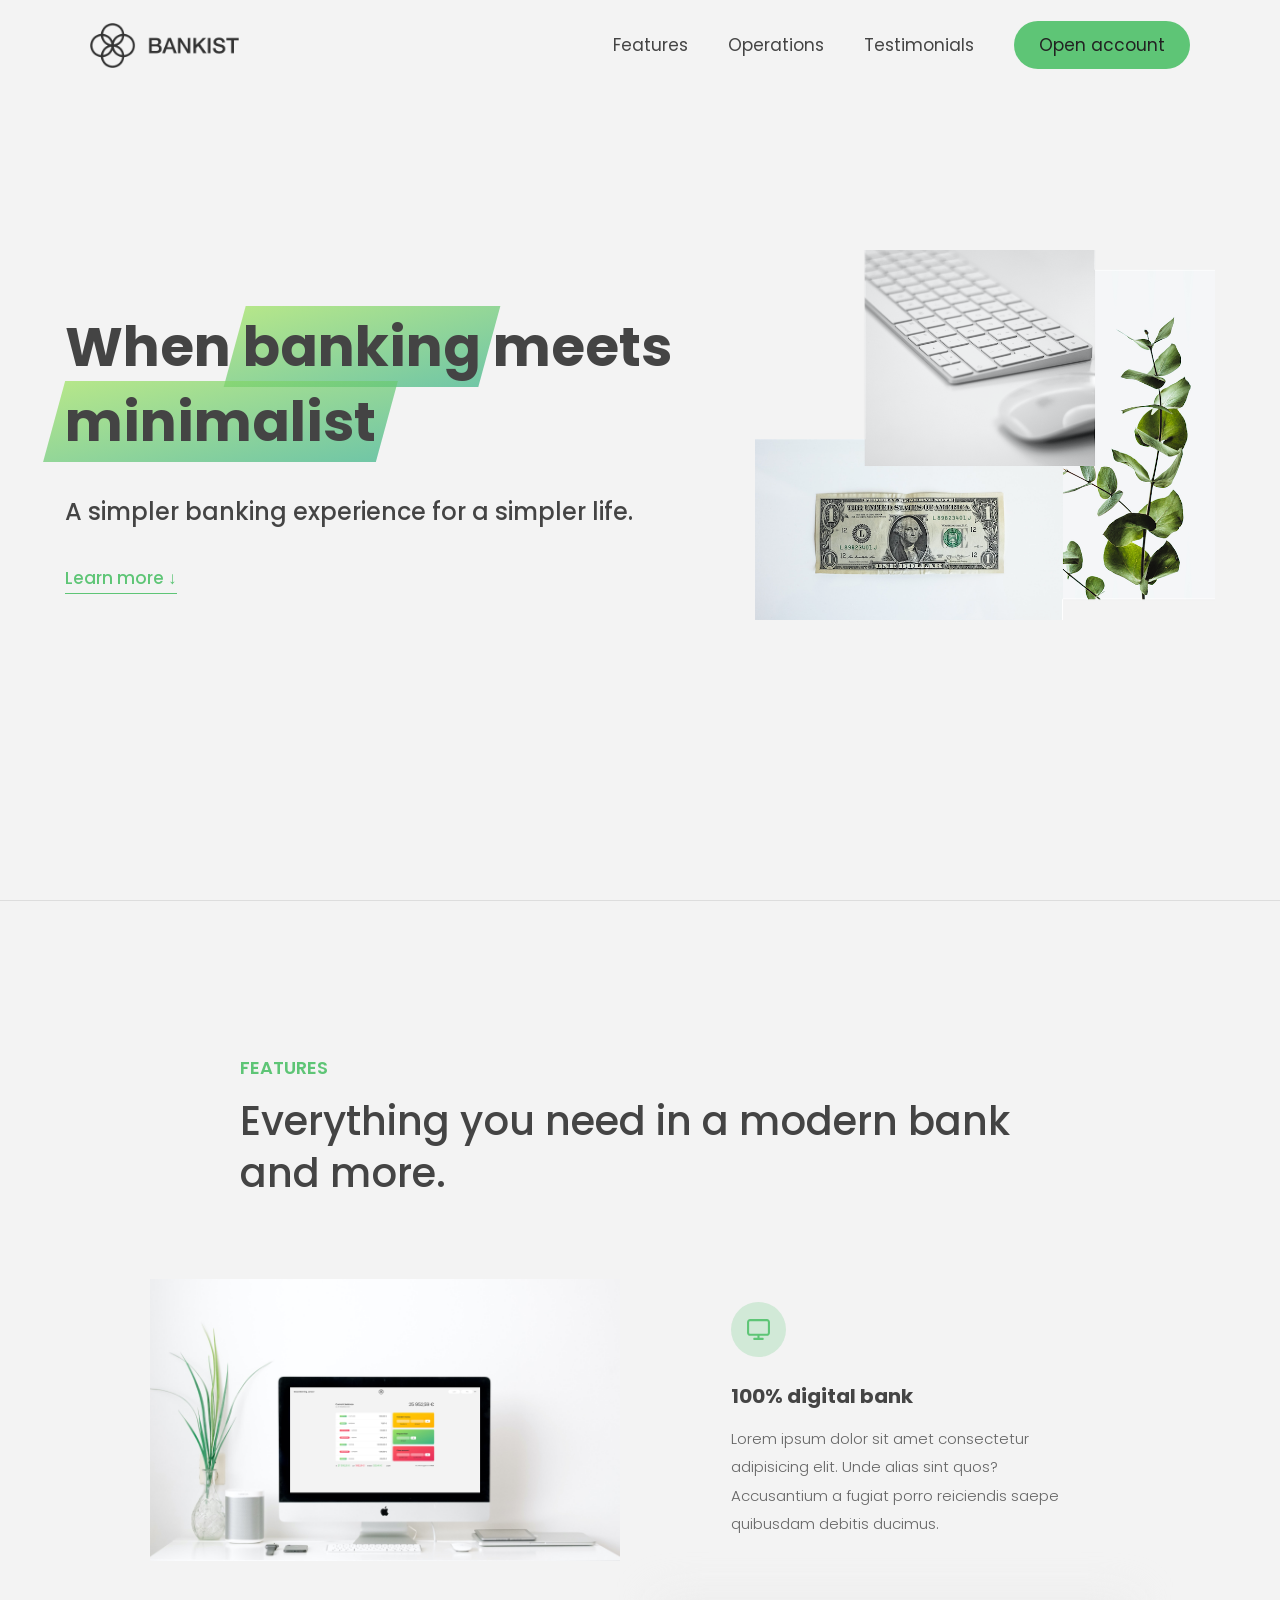
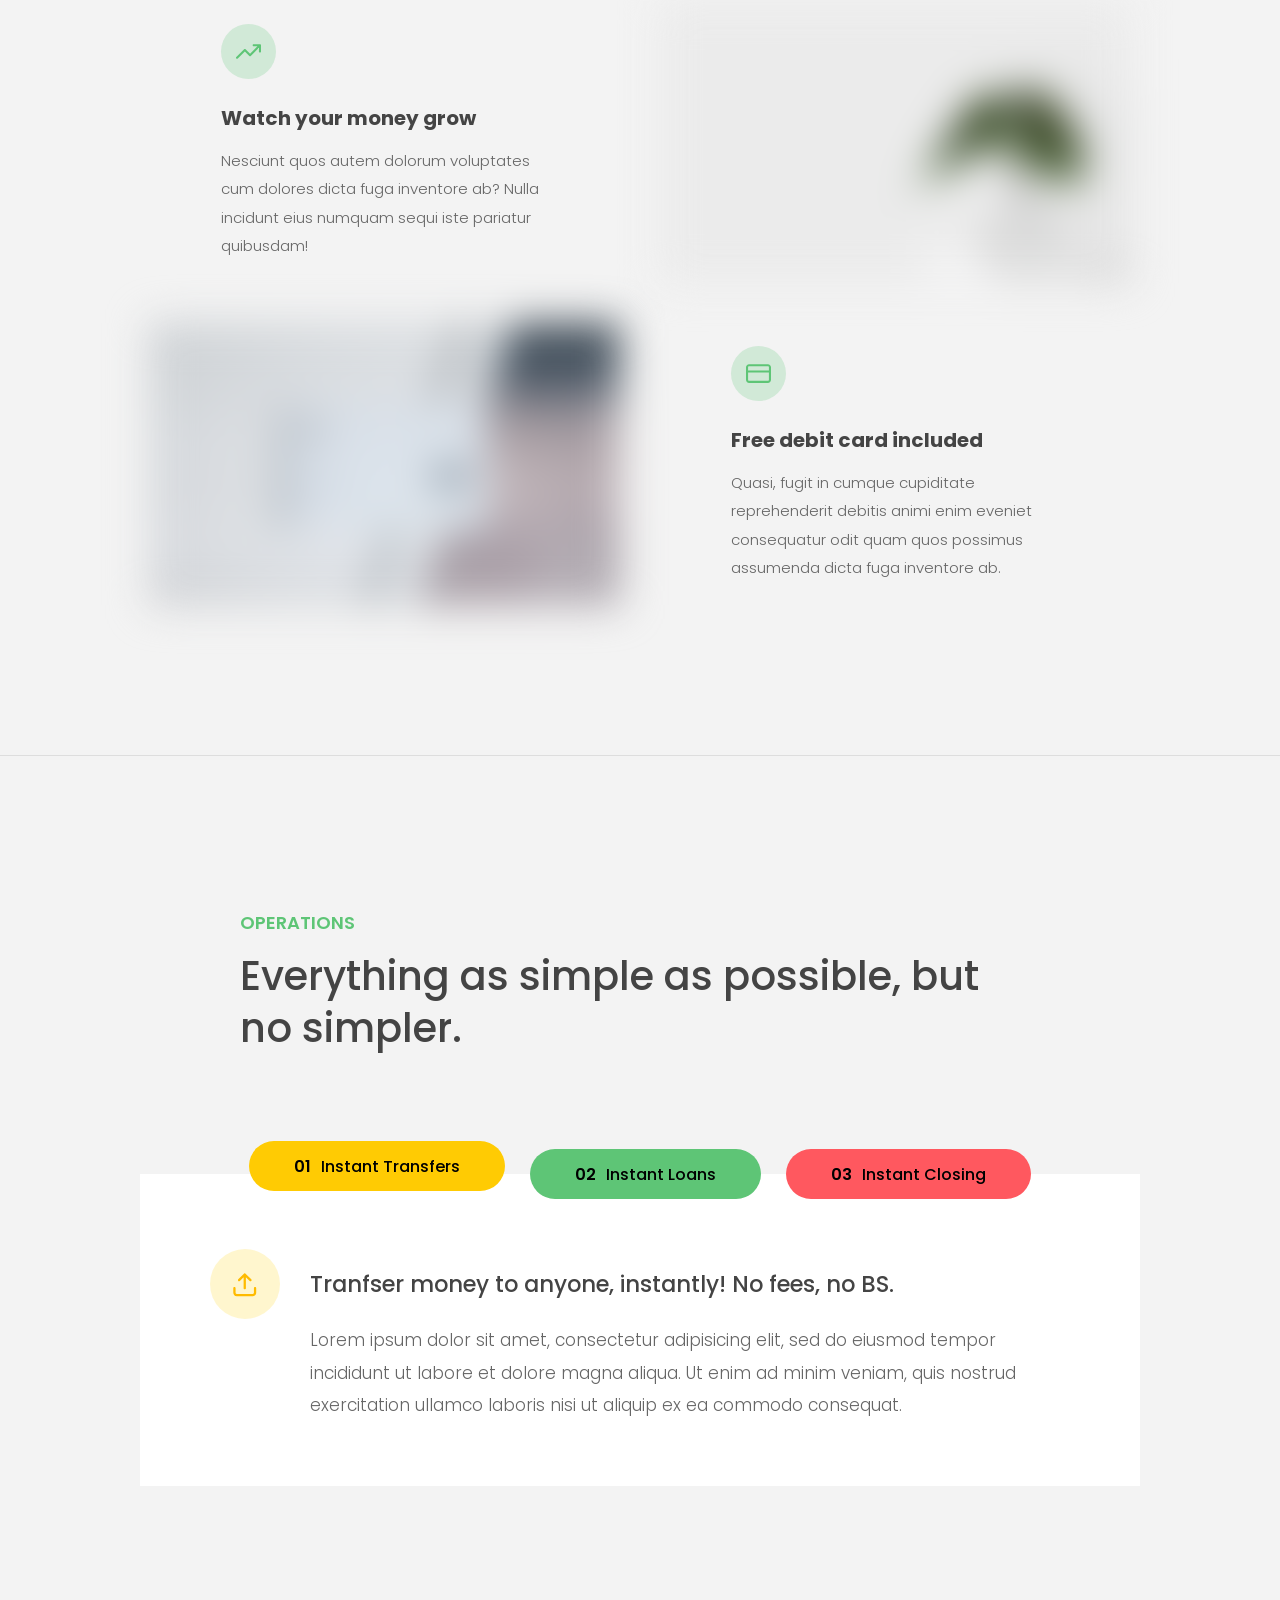
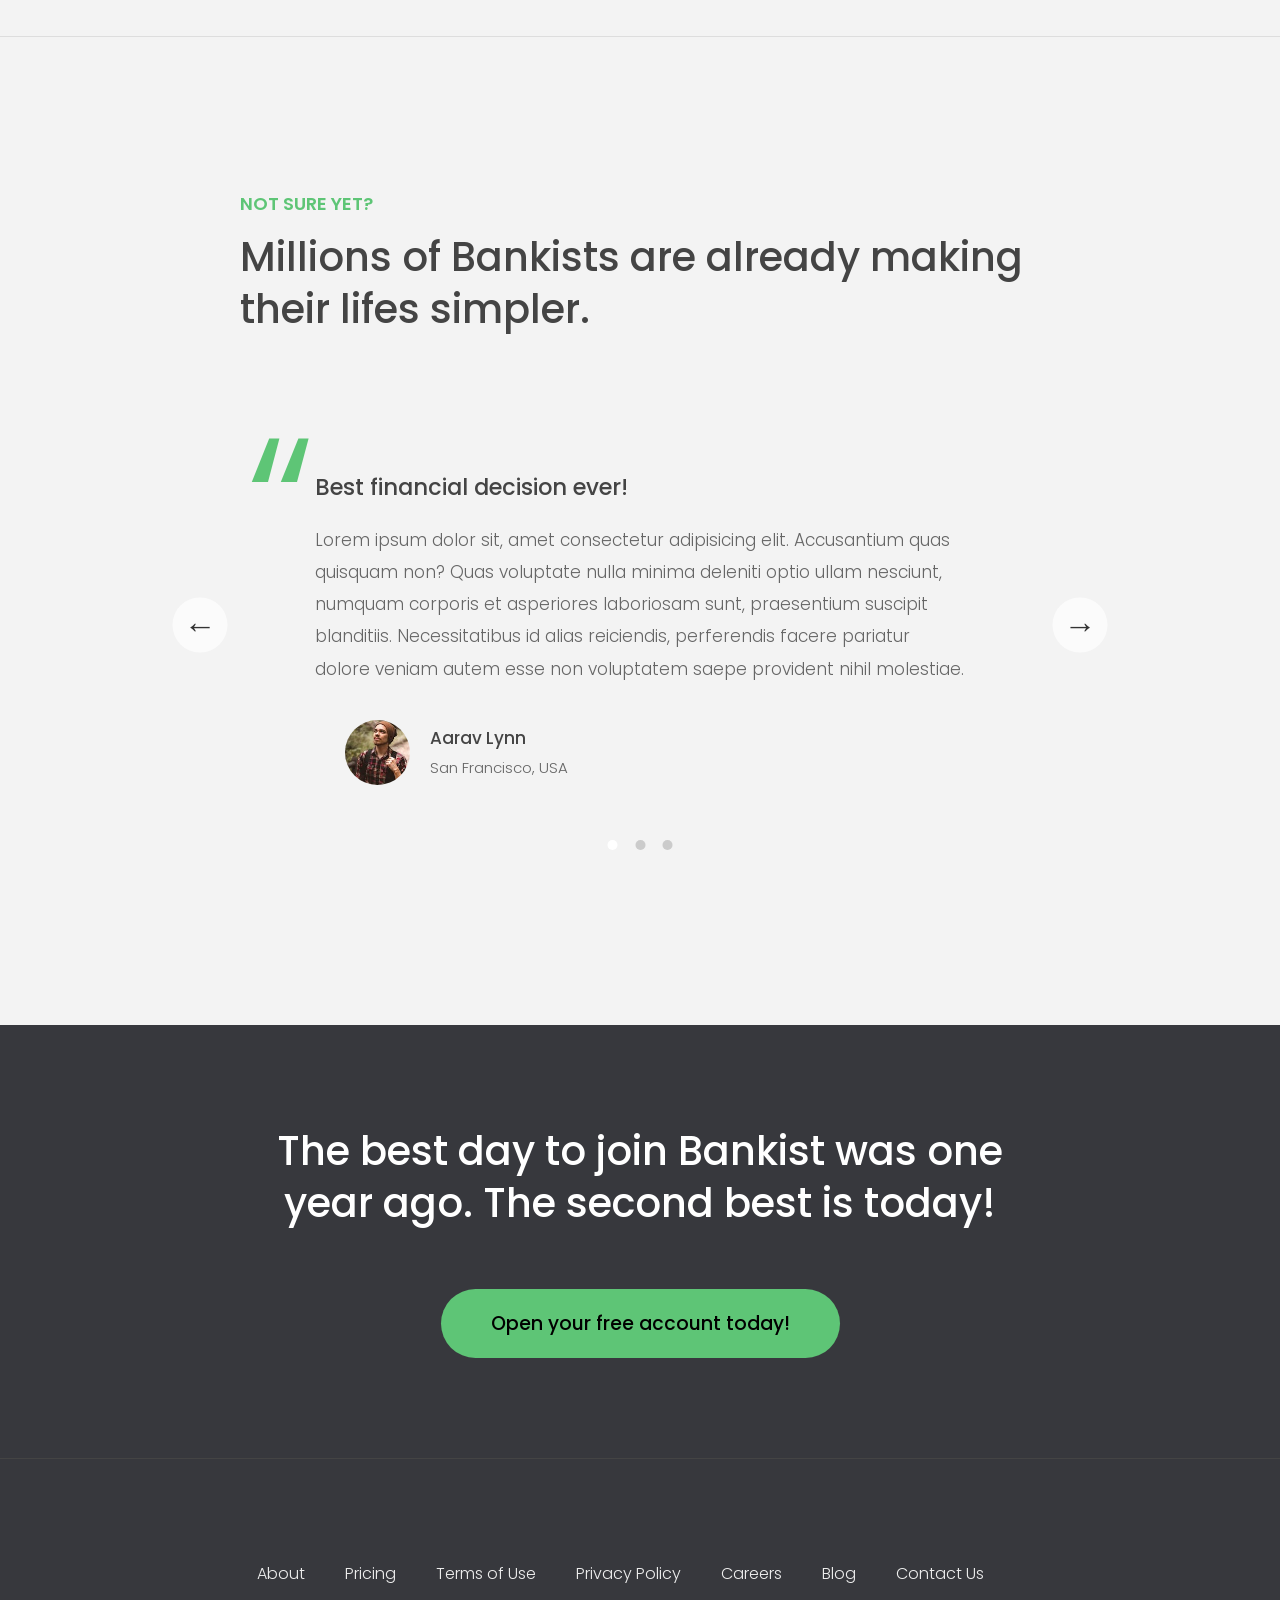
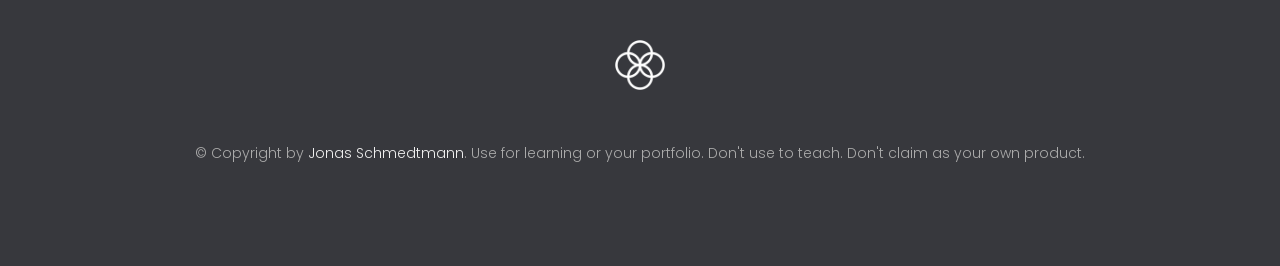
<file: coding  Bankist/index.html>
<!DOCTYPE html>
<html lang="en">
  <head>
    <meta charset="UTF-8" />
    <meta name="viewport" content="width=device-width, initial-scale=1.0" />
    <meta http-equiv="X-UA-Compatible" content="ie=edge" />
    <link rel="shortcut icon" type="image/png" href="img/icon.png" />

    <link
      href="https://fonts.googleapis.com/css?family=Poppins:300,400,500,600&display=swap"
      rel="stylesheet"
    />
    <link rel="stylesheet" href="style.css" />
    <title>Bankist | When Banking meets Minimalist</title>
        <script src="script.js" defer></script>
  </head>
  <body>
    <header class="header">
      <nav class="nav">
        <img
          src="img/logo.png"
          alt="Bankist logo"
          class="nav__logo"
          id="logo"
        />
        <ul class="nav__links">
          <li class="nav__item">
            <a class="nav__link" href="#section--1">Features</a>
          </li>
          <li class="nav__item">
            <a class="nav__link" href="#section--2">Operations</a>
          </li>
          <li class="nav__item">
            <a class="nav__link" href="#section--3">Testimonials</a>
          </li>
          <li class="nav__item">
            <a class="nav__link nav__link--btn btn--show-modal" href="#"
              >Open account</a
            >
          </li>
        </ul>
      </nav>

      <div class="header__title">
        <h1>
          When
          <!-- Green highlight effect -->
          <span class="highlight">banking</span>
          meets<br />
          <span class="highlight">minimalist</span>
        </h1>
        <h4>A simpler banking experience for a simpler life.</h4>
        <button class="btn--text btn--scroll-to">Learn more &DownArrow;</button>
        <img
          src="img/hero.png"
          class="header__img"
          alt="Minimalist bank items"
        />
      </div>
    </header>

    <section class="section" id="section--1">
      <div class="section__title">
        <h2 class="section__description">Features</h2>
        <h3 class="section__header">
          Everything you need in a modern bank and more.
        </h3>
      </div>

      <div class="features">
        <img
          src="img/digital-lazy.jpg"
          data-src="img/digital.jpg"
          alt="Computer"
          class="features__img lazy-img"
        />
        <div class="features__feature">
          <div class="features__icon">
            <svg>
              <use xlink:href="img/icons.svg#icon-monitor"></use>
            </svg>
          </div>
          <h5 class="features__header">100% digital bank</h5>
          <p>
            Lorem ipsum dolor sit amet consectetur adipisicing elit. Unde alias
            sint quos? Accusantium a fugiat porro reiciendis saepe quibusdam
            debitis ducimus.
          </p>
        </div>

        <div class="features__feature">
          <div class="features__icon">
            <svg>
              <use xlink:href="img/icons.svg#icon-trending-up"></use>
            </svg>
          </div>
          <h5 class="features__header">Watch your money grow</h5>
          <p>
            Nesciunt quos autem dolorum voluptates cum dolores dicta fuga
            inventore ab? Nulla incidunt eius numquam sequi iste pariatur
            quibusdam!
          </p>
        </div>
        <img
          src="img/grow-lazy.jpg"
          data-src="img/grow.jpg"
          alt="Plant"
          class="features__img lazy-img"
        />

        <img
          src="img/card-lazy.jpg"
          data-src="img/card.jpg"
          alt="Credit card"
          class="features__img lazy-img"
        />
        <div class="features__feature">
          <div class="features__icon">
            <svg>
              <use xlink:href="img/icons.svg#icon-credit-card"></use>
            </svg>
          </div>
          <h5 class="features__header">Free debit card included</h5>
          <p>
            Quasi, fugit in cumque cupiditate reprehenderit debitis animi enim
            eveniet consequatur odit quam quos possimus assumenda dicta fuga
            inventore ab.
          </p>
        </div>
      </div>
    </section>

    <section class="section" id="section--2">
      <div class="section__title">
        <h2 class="section__description">Operations</h2>
        <h3 class="section__header">
          Everything as simple as possible, but no simpler.
        </h3>
      </div>

      <div class="operations">
        <div class="operations__tab-container">
          
          <button
            class="btn operations__tab operations__tab--1 operations__tab--active"
            data-tab="1">
            <span>01</span>Instant Transfers
          </button>

          <button class="btn operations__tab operations__tab--2" data-tab="2">
            <span>02</span>Instant Loans
          </button>

          <button class="btn operations__tab operations__tab--3" data-tab="3">
            <span>03</span>Instant Closing
          </button>

        </div>
        <div
          class="operations__content operations__content--1 operations__content--active"
        >
          <div class="operations__icon operations__icon--1">
            <svg>
              <use xlink:href="img/icons.svg#icon-upload"></use>
            </svg>
          </div>
          <h5 class="operations__header">
            Tranfser money to anyone, instantly! No fees, no BS.
          </h5>
          <p>
            Lorem ipsum dolor sit amet, consectetur adipisicing elit, sed do
            eiusmod tempor incididunt ut labore et dolore magna aliqua. Ut enim
            ad minim veniam, quis nostrud exercitation ullamco laboris nisi ut
            aliquip ex ea commodo consequat.
          </p>
        </div>

        <div class="operations__content operations__content--2">
          <div class="operations__icon operations__icon--2">
            <svg>
              <use xlink:href="img/icons.svg#icon-home"></use>
            </svg>
          </div>
          <h5 class="operations__header">
            Buy a home or make your dreams come true, with instant loans.
          </h5>
          <p>
            Duis aute irure dolor in reprehenderit in voluptate velit esse
            cillum dolore eu fugiat nulla pariatur. Excepteur sint occaecat
            cupidatat non proident, sunt in culpa qui officia deserunt mollit
            anim id est laborum.
          </p>
        </div>
        <div class="operations__content operations__content--3">
          <div class="operations__icon operations__icon--3">
            <svg>
              <use xlink:href="img/icons.svg#icon-user-x"></use>
            </svg>
          </div>
          <h5 class="operations__header">
            No longer need your account? No problem! Close it instantly.
          </h5>
          <p>
            Excepteur sint occaecat cupidatat non proident, sunt in culpa qui
            officia deserunt mollit anim id est laborum. Ut enim ad minim
            veniam, quis nostrud exercitation ullamco laboris nisi ut aliquip ex
            ea commodo consequat.
          </p>
        </div>
      </div>
    </section>

    <section class="section" id="section--3">
      <div class="section__title section__title--testimonials">
        <h2 class="section__description">Not sure yet?</h2>
        <h3 class="section__header">
          Millions of Bankists are already making their lifes simpler.
        </h3>
      </div>

       <div class="slider">
        
 <!-- slide--1 -->
        <div class="slide slide--1">
          <div class="testimonial">
            <h5 class="testimonial__header">Best financial decision ever!</h5>
            <blockquote class="testimonial__text">
              Lorem ipsum dolor sit, amet consectetur adipisicing elit.
              Accusantium quas quisquam non? Quas voluptate nulla minima
              deleniti optio ullam nesciunt, numquam corporis et asperiores
              laboriosam sunt, praesentium suscipit blanditiis. Necessitatibus
              id alias reiciendis, perferendis facere pariatur dolore veniam
              autem esse non voluptatem saepe provident nihil molestiae.
            </blockquote>
            <address class="testimonial__author">
              <img src="img/user-1.jpg" alt="" class="testimonial__photo" />
              <h6 class="testimonial__name">Aarav Lynn</h6>
              <p class="testimonial__location">San Francisco, USA</p>
            </address>
          </div>
        </div>
 <!-- slide--2  -->
        <div class="slide slide--2">
          <div class="testimonial">
            <h5 class="testimonial__header">
              The last step to becoming a complete minimalist
            </h5>
            <blockquote class="testimonial__text">
              Quisquam itaque deserunt ullam, quia ea repellendus provident,
              ducimus neque ipsam modi voluptatibus doloremque, corrupti
              laborum. Incidunt numquam perferendis veritatis neque repellendus.
              Lorem, ipsum dolor sit amet consectetur adipisicing elit. Illo
              deserunt exercitationem deleniti.
            </blockquote>
            <address class="testimonial__author">
              <img src="img/user-2.jpg" alt="" class="testimonial__photo" />
              <h6 class="testimonial__name">Miyah Miles</h6>
              <p class="testimonial__location">London, UK</p>
            </address>
          </div>
        </div>
<!-- < slide--3  -->
        <div class="slide slide--3">
          <div class="testimonial">
            <h5 class="testimonial__header">
              Finally free from old-school banks
            </h5>
            <blockquote class="testimonial__text">
              Debitis, nihil sit minus suscipit magni aperiam vel tenetur
              incidunt commodi architecto numquam omnis nulla autem,
              necessitatibus blanditiis modi similique quidem. Odio aliquam
              culpa dicta beatae quod maiores ipsa minus consequatur error sunt,
              deleniti saepe aliquid quos inventore sequi. Necessitatibus id
              alias reiciendis, perferendis facere.
            </blockquote>
            <address class="testimonial__author">
              <img src="img/user-3.jpg" alt="" class="testimonial__photo" />
              <h6 class="testimonial__name">Francisco Gomes</h6>
              <p class="testimonial__location">Lisbon, Portugal</p>
            </address>
          </div>
        </div>


        <button class="slider__btn slider__btn--left">&larr;</button>
        <button class="slider__btn slider__btn--right">&rarr;</button>
        <div class="dots"></div>
      </div>
    </section>

    <section class="section section--sign-up">
      <div class="section__title">
        <h3 class="section__header">
          The best day to join Bankist was one year ago. The second best is
          today!
        </h3>
      </div>
      <button class="btn btn--show-modal">Open your free account today!</button>
    </section>

    <footer class="footer">
      <ul class="footer__nav">
        <li class="footer__item">
          <a class="footer__link" href="#">About</a>
        </li>
        <li class="footer__item">
          <a class="footer__link" href="#">Pricing</a>
        </li>
        <li class="footer__item">
          <a class="footer__link" href="#">Terms of Use</a>
        </li>
        <li class="footer__item">
          <a class="footer__link" href="#">Privacy Policy</a>
        </li>
        <li class="footer__item">
          <a class="footer__link" href="#">Careers</a>
        </li>
        <li class="footer__item">
          <a class="footer__link" href="#">Blog</a>
        </li>
        <li class="footer__item">
          <a class="footer__link" href="#">Contact Us</a>
        </li>
      </ul>
      <img src="img/icon.png" alt="Logo" class="footer__logo" />
      <p class="footer__copyright">
        &copy; Copyright by
        <a
          class="footer__link twitter-link"
          target="_blank"
          href="https://twitter.com/jonasschmedtman"
          >Jonas Schmedtmann</a
        >. Use for learning or your portfolio. Don't use to teach. Don't claim
        as your own product.
      </p>
    </footer>

    <div class="modal hidden">
      <button class="btn--close-modal">&times;</button>
      <h2 class="modal__header">
        Open your bank account <br />
        in just <span class="highlight">5 minutes</span>
      </h2>
      <form class="modal__form">
        <label>First Name</label>
        <input type="text" />
        <label>Last Name</label>
        <input type="text" />
        <label>Email Address</label>
        <input type="email" />
        <button class="btn">Next step &rarr;</button>
      </form>
    </div>
    <div class="overlay hidden"></div>


  </body>
</html>
</file>
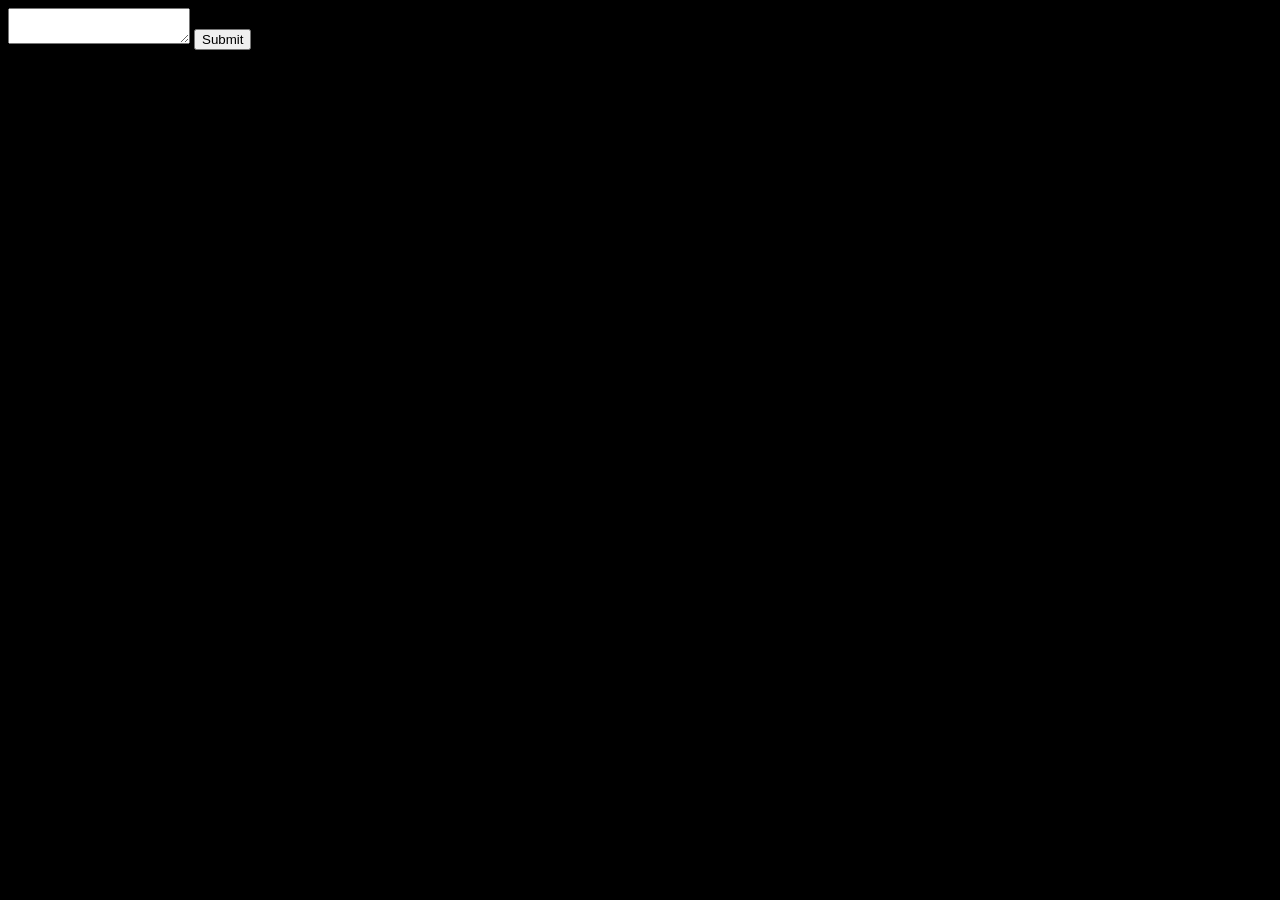
<file: Coding Challeng-3/index-3.html>
<html lang="en">
<head>
    <meta charset="UTF-8">
    <meta name="viewport" content="width=device-width, initial-scale=1.0">
    <title>index-3</title>
     <script src="Challeng_3.js" defer></script>
    
</head>
<body style="background-color: #000000;;">

    <textarea name="#" class="textarea" id=""></textarea>
    <button class="btn">Submit</button>
</body>
</html>
</file>
<file: coding  Bankist/style.css>
/* The page is NOT responsive. You can implement responsiveness yourself if you wanna have some fun 😃 */

:root {
  --color-primary: #5ec576;
  --color-secondary: #ffcb03;
  --color-tertiary: #ff585f;
  --color-primary-darker: #4bbb7d;
  --color-secondary-darker: #ffbb00;
  --color-tertiary-darker: #fd424b;
  --color-primary-opacity: #5ec5763a;
  --color-secondary-opacity: #ffcd0331;
  --color-tertiary-opacity: #ff58602d;
  --gradient-primary: linear-gradient(to top left, #39b385, #9be15d);
  --gradient-secondary: linear-gradient(to top left, #ffb003, #ffcb03);
}

* {
  margin: 0;
  padding: 0;
  box-sizing: inherit;
}

html {
  font-size: 62.5%;
  box-sizing: border-box;
}

body {
  font-family: 'Poppins', sans-serif;
  font-weight: 300;
  color: #444;
  line-height: 1.9;
  background-color: #f3f3f3;
}

/* GENERAL ELEMENTS */
.section {
  padding: 15rem 3rem;
  border-top: 1px solid #ddd;

  transition: transform 1s, opacity 1s;
}

.section--hidden {
  opacity: 0;
  transform: translateY(8rem);
}

.section__title {
  max-width: 80rem;
  margin: 0 auto 8rem auto;
}

.section__description {
  font-size: 1.8rem;
  font-weight: 600;
  text-transform: uppercase;
  color: var(--color-primary);
  margin-bottom: 1rem;
}

.section__header {
  font-size: 4rem;
  line-height: 1.3;
  font-weight: 500;
}

.btn {
  display: inline-block;
  background-color: var(--color-primary);
  font-size: 1.6rem;
  font-family: inherit;
  font-weight: 500;
  border: none;
  padding: 1.25rem 4.5rem;
  border-radius: 10rem;
  cursor: pointer;
  transition: all 0.3s;
}

.btn:hover {
  background-color: var(--color-primary-darker);
}

.btn--text {
  display: inline-block;
  background: none;
  font-size: 1.7rem;
  font-family: inherit;
  font-weight: 500;
  color: var(--color-primary);
  border: none;
  border-bottom: 1px solid currentColor;
  padding-bottom: 2px;
  cursor: pointer;
  transition: all 0.3s;
}

p {
  color: #666;
}

/* This is BAD for accessibility! Don't do in the real world! */
button:focus {
  outline: none;
}

img {
  transition: filter 0.5s;
}

.lazy-img {
  filter: blur(20px);
}

/* NAVIGATION */
.nav {
  display: flex;
  justify-content: space-between;
  align-items: center;
  height: 9rem;
  width: 100%;
  padding: 0 6rem;
  z-index: 100;
}

/* nav and stickly class at the same time */
.nav.sticky {
  position: fixed;
  background-color: rgba(255, 255, 255, 0.95);
}

.nav__logo {
  height: 4.5rem;
  transition: all 0.3s;
}

.nav__links {
  display: flex;
  align-items: center;
  list-style: none;
}

.nav__item {
  margin-left: 4rem;
}

.nav__link:link,
.nav__link:visited {
  font-size: 1.7rem;
  font-weight: 400;
  color: inherit;
  text-decoration: none;
  display: block;
  transition: all 0.3s;
}

.nav__link--btn:link,
.nav__link--btn:visited {
  padding: 0.8rem 2.5rem;
  border-radius: 3rem;
  background-color: var(--color-primary);
  color: #222;
}

.nav__link--btn:hover,
.nav__link--btn:active {
  color: inherit;
  background-color: var(--color-primary-darker);
  color: #333;
}

/* HEADER */
.header {
  padding: 0 3rem;
  height: 100vh;
  display: flex;
  flex-direction: column;
  align-items: center;
}

.header__title {
  flex: 1;

  max-width: 115rem;
  display: grid;
  grid-template-columns: 3fr 2fr;
  row-gap: 3rem;
  align-content: center;
  justify-content: center;

  align-items: start;
  justify-items: start;
}

h1 {
  font-size: 5.5rem;
  line-height: 1.35;
}

h4 {
  font-size: 2.4rem;
  font-weight: 500;
}

.header__img {
  width: 100%;
  grid-column: 2 / 3;
  grid-row: 1 / span 4;
  transform: translateY(-6rem);
}

.highlight {
  position: relative;
}

.highlight::after {
  display: block;
  content: '';
  position: absolute;
  bottom: 0;
  left: 0;
  height: 100%;
  width: 100%;
  z-index: -1;
  opacity: 0.7;
  transform: scale(1.07, 1.05) skewX(-15deg);
  background-image: var(--gradient-primary);
}

/* FEATURES */
.features {
  display: grid;
  grid-template-columns: 1fr 1fr;
  gap: 4rem;
  margin: 0 12rem;
}

.features__img {
  width: 100%;
}

.features__feature {
  align-self: center;
  justify-self: center;
  width: 70%;
  font-size: 1.5rem;
}

.features__icon {
  display: flex;
  align-items: center;
  justify-content: center;
  background-color: var(--color-primary-opacity);
  height: 5.5rem;
  width: 5.5rem;
  border-radius: 50%;
  margin-bottom: 2rem;
}

.features__icon svg {
  height: 2.5rem;
  width: 2.5rem;
  fill: var(--color-primary);
}

.features__header {
  font-size: 2rem;
  margin-bottom: 1rem;
}

/* OPERATIONS */
.operations {
  max-width: 100rem;
  margin: 12rem auto 0 auto;

  background-color: #fff;
}

.operations__tab-container {
  display: flex;
  justify-content: center;
}

.operations__tab {
  margin-right: 2.5rem;
  transform: translateY(-50%);
}

.operations__tab span {
  margin-right: 1rem;
  font-weight: 600;
  display: inline-block;
}

.operations__tab--1 {
  background-color: var(--color-secondary);
}

.operations__tab--1:hover {
  background-color: var(--color-secondary-darker);
}

.operations__tab--3 {
  background-color: var(--color-tertiary);
  margin: 0;
}

.operations__tab--3:hover {
  background-color: var(--color-tertiary-darker);
}

.operations__tab--active {
  transform: translateY(-66%);
}

.operations__content {
  display: none;

  /* JUST PRESENTATIONAL */
  font-size: 1.7rem;
  padding: 2.5rem 7rem 6.5rem 7rem;
}

.operations__content--active {
  display: grid;
  grid-template-columns: 7rem 1fr;
  column-gap: 3rem;
  row-gap: 0.5rem;
}

.operations__header {
  font-size: 2.25rem;
  font-weight: 500;
  align-self: center;
}

.operations__icon {
  display: flex;
  align-items: center;
  justify-content: center;
  height: 7rem;
  width: 7rem;
  border-radius: 50%;
}

.operations__icon svg {
  height: 2.75rem;
  width: 2.75rem;
}

.operations__content p {
  grid-column: 2;
}

.operations__icon--1 {
  background-color: var(--color-secondary-opacity);
}
.operations__icon--2 {
  background-color: var(--color-primary-opacity);
}
.operations__icon--3 {
  background-color: var(--color-tertiary-opacity);
}
.operations__icon--1 svg {
  fill: var(--color-secondary-darker);
}
.operations__icon--2 svg {
  fill: var(--color-primary);
}
.operations__icon--3 svg {
  fill: var(--color-tertiary);
}

/* SLIDER */
.slider {
  max-width: 100rem;
  height: 50rem;
  margin: 0 auto;
  position: relative;

  /* IN THE END */
  overflow: hidden;
}

.slide {
  position: absolute;
  top: 0;
  width: 100%;
  height: 50rem;

  display: flex;
  align-items: center;
  justify-content: center;

  /* THIS creates the animation! */
  transition: transform 1s;
}

.slide > img {
  /* Only for images that have different size than slide */
  width: 100%;
  height: 100%;
  object-fit: cover;
}

.slider__btn {
  position: absolute;
  top: 50%;
  z-index: 10;

  border: none;
  background: rgba(255, 255, 255, 0.7);
  font-family: inherit;
  color: #333;
  border-radius: 50%;
  height: 5.5rem;
  width: 5.5rem;
  font-size: 3.25rem;
  cursor: pointer;
}

.slider__btn--left {
  left: 6%;
  transform: translate(-50%, -50%);
}

.slider__btn--right {
  right: 6%;
  transform: translate(50%, -50%);
}

.dots {
  position: absolute;
  bottom: 5%;
  left: 50%;
  transform: translateX(-50%);
  display: flex;
}

.dots__dot {
  border: none;
  background-color: #b9b9b9;
  opacity: 0.7;
  height: 1rem;
  width: 1rem;
  border-radius: 50%;
  margin-right: 1.75rem;
  cursor: pointer;
  transition: all 0.5s;

  /* Only necessary when overlying images */
  /* box-shadow: 0 0.6rem 1.5rem rgba(0, 0, 0, 0.7); */
}

.dots__dot:last-child {
  margin: 0;
}

.dots__dot--active {
  background-color: #fff;
  /* background-color: #888; */
  opacity: 1;
}

/* TESTIMONIALS */
.testimonial {
  width: 65%;
  position: relative;
}

.testimonial::before {
  content: '\201C';
  position: absolute;
  top: -5.7rem;
  left: -6.8rem;
  line-height: 1;
  font-size: 20rem;
  font-family: inherit;
  color: var(--color-primary);
  z-index: -1;
}

.testimonial__header {
  font-size: 2.25rem;
  font-weight: 500;
  margin-bottom: 1.5rem;
}

.testimonial__text {
  font-size: 1.7rem;
  margin-bottom: 3.5rem;
  color: #666;
}

.testimonial__author {
  margin-left: 3rem;
  font-style: normal;

  display: grid;
  grid-template-columns: 6.5rem 1fr;
  column-gap: 2rem;
}

.testimonial__photo {
  grid-row: 1 / span 2;
  width: 6.5rem;
  border-radius: 50%;
}

.testimonial__name {
  font-size: 1.7rem;
  font-weight: 500;
  align-self: end;
  margin: 0;
}

.testimonial__location {
  font-size: 1.5rem;
}

.section__title--testimonials {
  margin-bottom: 4rem;
}

/* SIGNUP */
.section--sign-up {
  background-color: #37383d;
  border-top: none;
  border-bottom: 1px solid #444;
  text-align: center;
  padding: 10rem 3rem;
}

.section--sign-up .section__header {
  color: #fff;
  text-align: center;
}

.section--sign-up .section__title {
  margin-bottom: 6rem;
}

.section--sign-up .btn {
  font-size: 1.9rem;
  padding: 2rem 5rem;
}

/* FOOTER */
.footer {
  padding: 10rem 3rem;
  background-color: #37383d;
}

.footer__nav {
  list-style: none;
  display: flex;
  justify-content: center;
  margin-bottom: 5rem;
}

.footer__item {
  margin-right: 4rem;
}

.footer__link {
  font-size: 1.6rem;
  color: #eee;
  text-decoration: none;
}

.footer__logo {
  height: 5rem;
  display: block;
  margin: 0 auto;
  margin-bottom: 5rem;
}

.footer__copyright {
  font-size: 1.4rem;
  color: #aaa;
  text-align: center;
}

.footer__copyright .footer__link {
  font-size: 1.4rem;
}

/* MODAL WINDOW */
.modal {
  position: fixed;
  top: 50%;
  left: 50%;
  transform: translate(-50%, -50%);
  max-width: 60rem;
  background-color: #f3f3f3;
  padding: 5rem 6rem;
  box-shadow: 0 4rem 6rem rgba(0, 0, 0, 0.3);
  z-index: 1000;
  transition: all 0.5s;
}

.overlay {
  position: fixed;
  top: 0;
  left: 0;
  width: 100%;
  height: 100%;
  background-color: rgba(0, 0, 0, 0.5);
  backdrop-filter: blur(4px);
  z-index: 100;
  transition: all 0.5s;
}

.modal__header {
  font-size: 3.25rem;
  margin-bottom: 4.5rem;
  line-height: 1.5;
}

.modal__form {
  margin: 0 3rem;
  display: grid;
  grid-template-columns: 1fr 2fr;
  align-items: center;
  gap: 2.5rem;
}

.modal__form label {
  font-size: 1.7rem;
  font-weight: 500;
}

.modal__form input {
  font-size: 1.7rem;
  padding: 1rem 1.5rem;
  border: 1px solid #ddd;
  border-radius: 0.5rem;
}

.modal__form button {
  grid-column: 1 / span 2;
  justify-self: center;
  margin-top: 1rem;
}

.btn--close-modal {
  font-family: inherit;
  color: inherit;
  position: absolute;
  top: 0.5rem;
  right: 2rem;
  font-size: 4rem;
  cursor: pointer;
  border: none;
  background: none;
}

.hidden {
  visibility: hidden;
  opacity: 0;
}

/* COOKIE MESSAGE */
.cookie-message {
  display: flex;
  align-items: center;
  justify-content: space-evenly;
  width: 100%;
  background-color: white;
  color: #bbb;
  font-size: 1.5rem;
  font-weight: 400;
}
</file>
